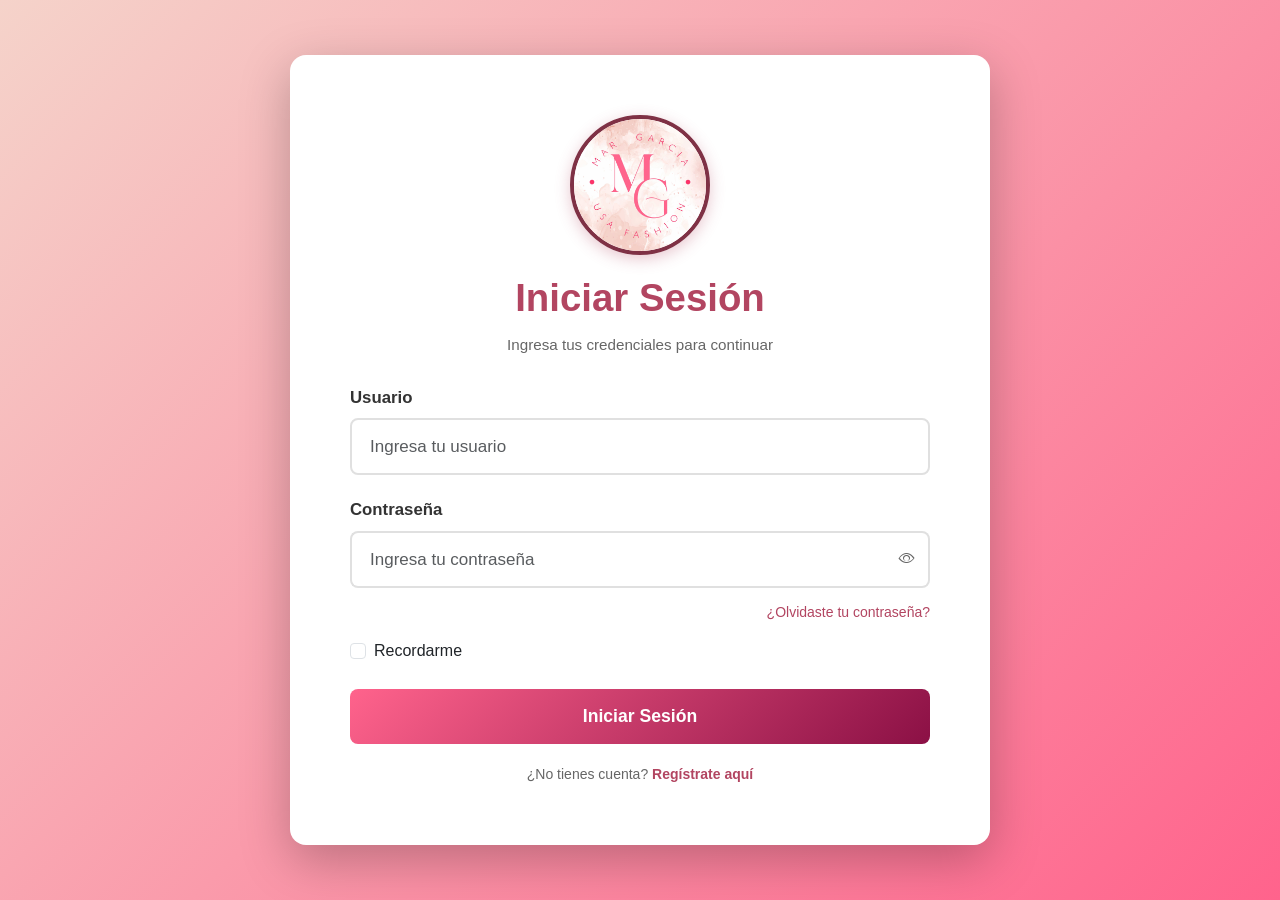
<file: admin/login.html>
<!DOCTYPE html>
<html lang="es">

<head>
    <meta charset="UTF-8">
    <meta name="viewport" content="width=device-width, initial-scale=1.0">
    <title>Iniciar Sesión</title>

    <!-- Bootstrap CSS -->
    <link href="https://cdn.jsdelivr.net/npm/bootstrap@5.3.0/dist/css/bootstrap.min.css" rel="stylesheet">
    <!-- Bootstrap JS -->
    <script src="https://cdn.jsdelivr.net/npm/bootstrap@5.3.0/dist/js/bootstrap.bundle.min.js"></script>
    <link href="https://cdn.jsdelivr.net/npm/bootstrap-icons@1.10.5/font/bootstrap-icons.css" rel="stylesheet">

    <link rel="stylesheet" href="../assets/css/main.css">


</head>

<body>
    <div class="formulario-contenedor">
        <!-- Logo -->
        <div class="logo-contenedor">
            <img src="../assets/img/logo.jpeg" alt="Logo" class="logo">
        </div>

        <!-- FORMULARIO DE LOGIN -->
        <div class="formulario-titulo">
            <h2>Iniciar Sesión</h2>
            <p>Ingresa tus credenciales para continuar</p>
        </div>

        <form id="formLogin">
            <div class="form-group">
                <label for="loginUsuario" class="form-label">Usuario</label>
                <input type="text" class="form-control" id="loginUsuario" placeholder="Ingresa tu usuario" required>
            </div>

            <div class="form-group">
                <label for="loginPassword" class="form-label">Contraseña</label>
                <div class="input-group">
                    <input type="password" class="form-control" id="loginPassword" placeholder="Ingresa tu contraseña"
                        required>
                    <button class="btn btn-outline-secondary" type="button" id="toggleLoginPassword">
                        <i class="bi bi-eye"></i>
                    </button>
                </div>
            </div>

            <div class="forgot-password">
                <a href="#">¿Olvidaste tu contraseña?</a>
            </div>

            <div class="form-check mb-3">
                <input class="form-check-input" type="checkbox" id="recordarme">
                <label class="form-check-label" for="recordarme">
                    Recordarme
                </label>
            </div>

            <button type="submit" class="btn btn-enviar">Iniciar Sesión</button>
        </form>

        <div class="toggle-form">
            ¿No tienes cuenta? <a href="register.html" class="toggle-link">Regístrate aquí</a>
        </div>
    </div>


    <script>
        // Mostrar/ocultar contraseña con Bootstrap
        const toggleLoginPassword = document.getElementById('toggleLoginPassword');
        const loginPassword = document.getElementById('loginPassword');

        toggleLoginPassword.addEventListener('click', function () {
            const type = loginPassword.getAttribute('type') === 'password' ? 'text' : 'password';
            loginPassword.setAttribute('type', type);

            // Cambiar el icono
            const icon = this.querySelector('i');
            icon.classList.toggle('bi-eye');
            icon.classList.toggle('bi-eye-slash');
        });

        // Manejo del formulario de login
        document.getElementById('formLogin').addEventListener('submit', function (e) {
            e.preventDefault();

            const usuario = document.getElementById('loginUsuario').value;
            const password = loginPassword.value;
            const recordar = document.getElementById('recordarme').checked;

            // Aquí puedes agregar tu lógica de autenticación
            console.log('Login:', { usuario, password, recordar });

            // Ejemplo de validación básica
            if (usuario && password) {
                alert('¡Login exitoso! Usuario: ' + usuario);
                // Redirigir a la página principal
                // window.location.href = 'dashboard.html';
            }
        });
    </script>
</body>

</html>
</file>
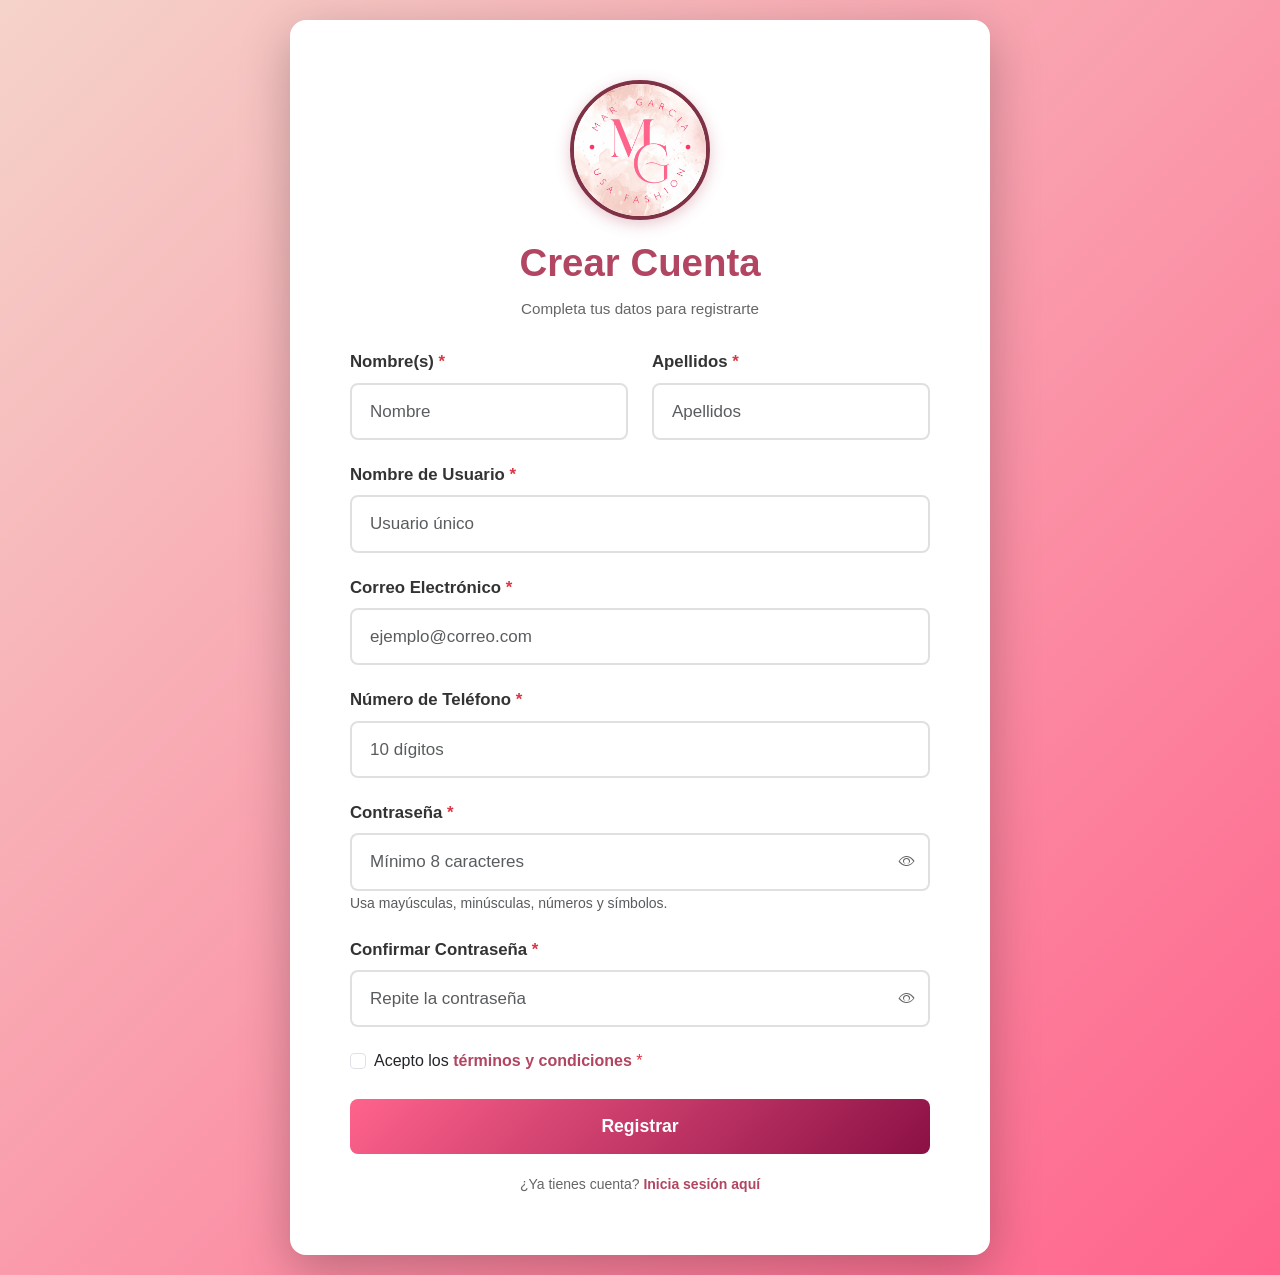
<file: admin/register.html>
<!DOCTYPE html>
<html lang="es">

<head>
    <meta charset="UTF-8">
    <meta name="viewport" content="width=device-width, initial-scale=1.0">
    <title>Crear Cuenta</title>

    <!-- Bootstrap CSS -->
    <link href="https://cdn.jsdelivr.net/npm/bootstrap@5.3.0/dist/css/bootstrap.min.css" rel="stylesheet">
    <!-- Bootstrap Icons -->
    <link href="https://cdn.jsdelivr.net/npm/bootstrap-icons@1.10.5/font/bootstrap-icons.css" rel="stylesheet">
    <link href="https://cdn.jsdelivr.net/npm/bootstrap-icons@1.10.5/font/bootstrap-icons.css" rel="stylesheet">

    <link rel="stylesheet" href="../assets/css/main.css">


</head>

<body>
    <div class="formulario-contenedor">
        <!-- Logo -->
        <div class="logo-contenedor">
            <img src="../assets/img/logo.jpeg" alt="Logo" class="logo">
        </div>

        <!-- FORMULARIO DE REGISTRO -->
        <div class="formulario-titulo">
            <h2>Crear Cuenta</h2>
            <p>Completa tus datos para registrarte</p>
        </div>

        <form id="formRegistro" novalidate>
            <div class="row">
                <div class="col-md-6">
                    <div class="form-group">
                        <label for="nombres" class="form-label">Nombre(s) <span class="text-danger">*</span></label>
                        <input type="text" class="form-control" id="nombres" placeholder="Nombre" required>
                        <div class="invalid-feedback">Por favor ingresa tu nombre.</div>
                    </div>
                </div>
                <div class="col-md-6">
                    <div class="form-group">
                        <label for="apellidos" class="form-label">Apellidos <span class="text-danger">*</span></label>
                        <input type="text" class="form-control" id="apellidos" placeholder="Apellidos" required>
                        <div class="invalid-feedback">Por favor ingresa tus apellidos.</div>
                    </div>
                </div>
            </div>

            <div class="form-group">
                <label for="nombreUsuario" class="form-label">Nombre de Usuario <span
                        class="text-danger">*</span></label>
                <input type="text" class="form-control" id="nombreUsuario" placeholder="Usuario único" minlength="4"
                    required>
                <div class="invalid-feedback">El usuario debe tener al menos 4 caracteres.</div>
            </div>

            <div class="form-group">
                <label for="correo" class="form-label">Correo Electrónico <span class="text-danger">*</span></label>
                <input type="email" class="form-control" id="correo" placeholder="ejemplo@correo.com" required>
                <div class="invalid-feedback">Por favor ingresa un correo válido.</div>
            </div>

            <div class="form-group">
                <label for="telefono" class="form-label">Número de Teléfono <span class="text-danger">*</span></label>
                <input type="tel" class="form-control" id="telefono" placeholder="10 dígitos" pattern="[0-9]{10}"
                    maxlength="10" required>
                <div class="invalid-feedback">El teléfono debe tener 10 dígitos.</div>
            </div>

            <div class="form-group">
                <label for="password" class="form-label">Contraseña <span class="text-danger">*</span></label>
                <div class="input-group">
                    <input type="password" class="form-control" id="password" placeholder="Mínimo 8 caracteres"
                        minlength="8" required>
                    <button class="btn btn-outline-secondary" type="button" id="togglePassword">
                        <i class="bi bi-eye"></i>
                    </button>
                </div>
                <div class="password-strength">
                    <div class="password-strength-bar" id="strengthBar"></div>
                </div>
                <div class="invalid-feedback">La contraseña debe tener al menos 8 caracteres.</div>
                <small class="text-muted">Usa mayúsculas, minúsculas, números y símbolos.</small>
            </div>

            <div class="form-group">
                <label for="confirmarPassword" class="form-label">Confirmar Contraseña <span
                        class="text-danger">*</span></label>
                <div class="input-group">
                    <input type="password" class="form-control" id="confirmarPassword"
                        placeholder="Repite la contraseña" minlength="8" required>
                    <button class="btn btn-outline-secondary" type="button" id="toggleConfirmPassword">
                        <i class="bi bi-eye"></i>
                    </button>
                </div>
                <div class="invalid-feedback" id="passwordMatchFeedback">Las contraseñas deben coincidir.</div>
            </div>

            <div class="form-check mb-3">
                <input class="form-check-input" type="checkbox" id="terminos" required>
                <label class="form-check-label" for="terminos">
                    Acepto los <a href="#" class="toggle-link">términos y condiciones</a> <span
                        class="text-danger">*</span>
                </label>
                <div class="invalid-feedback">Debes aceptar los términos y condiciones.</div>
            </div>

            <button type="submit" class="btn btn-enviar">Registrar</button>
        </form>

        <div class="toggle-form">
            ¿Ya tienes cuenta? <a href="login.html" class="toggle-link">Inicia sesión aquí</a>
        </div>
    </div>


    <script>
        // Mostrar/ocultar contraseña con Bootstrap
        const togglePassword = document.getElementById('togglePassword');
        const passwordInput = document.getElementById('password');
        const toggleConfirmPassword = document.getElementById('toggleConfirmPassword');
        const confirmarPassword = document.getElementById('confirmarPassword');

        togglePassword.addEventListener('click', function () {
            const type = passwordInput.getAttribute('type') === 'password' ? 'text' : 'password';
            passwordInput.setAttribute('type', type);

            // Cambiar el icono
            const icon = this.querySelector('i');
            icon.classList.toggle('bi-eye');
            icon.classList.toggle('bi-eye-slash');
        });

        toggleConfirmPassword.addEventListener('click', function () {
            const type = confirmarPassword.getAttribute('type') === 'password' ? 'text' : 'password';
            confirmarPassword.setAttribute('type', type);

            // Cambiar el icono
            const icon = this.querySelector('i');
            icon.classList.toggle('bi-eye');
            icon.classList.toggle('bi-eye-slash');
        });

        // Verificar fuerza de contraseña
        const strengthBar = document.getElementById('strengthBar');

        passwordInput.addEventListener('input', function () {
            const password = this.value;
            let strength = 0;

            if (password.length >= 8) strength++;
            if (password.match(/[a-z]/) && password.match(/[A-Z]/)) strength++;
            if (password.match(/[0-9]/)) strength++;
            if (password.match(/[^a-zA-Z0-9]/)) strength++;

            strengthBar.className = 'password-strength-bar';

            if (strength <= 1) {
                strengthBar.classList.add('weak');
            } else if (strength <= 3) {
                strengthBar.classList.add('medium');
            } else {
                strengthBar.classList.add('strong');
            }
        });

        // Validar que las contraseñas coincidan
        confirmarPassword.addEventListener('input', function () {
            if (this.value !== passwordInput.value) {
                this.setCustomValidity('Las contraseñas no coinciden');
            } else {
                this.setCustomValidity('');
            }
        });

        // Validar solo números en teléfono
        document.getElementById('telefono').addEventListener('input', function (e) {
            this.value = this.value.replace(/[^0-9]/g, '');
        });

        // Manejo del formulario de registro
        document.getElementById('formRegistro').addEventListener('submit', function (e) {
            e.preventDefault();

            // Validación de Bootstrap
            if (!this.checkValidity()) {
                e.stopPropagation();
                this.classList.add('was-validated');
                return;
            }

            const password = passwordInput.value;
            const confirmPassword = confirmarPassword.value;

            // Validar que las contraseñas coincidan
            if (password !== confirmPassword) {
                confirmarPassword.classList.add('is-invalid');
                return;
            }

            const datosRegistro = {
                nombres: document.getElementById('nombres').value,
                apellidos: document.getElementById('apellidos').value,
                nombreUsuario: document.getElementById('nombreUsuario').value,
                correo: document.getElementById('correo').value,
                telefono: document.getElementById('telefono').value,
                password: password
            };

            // Aquí puedes agregar tu lógica de registro
            console.log('Registro:', datosRegistro);
            alert('¡Registro exitoso! Usuario: ' + datosRegistro.nombreUsuario);

            // Redirigir al login después del registro
            // window.location.href = 'login.html';
        });
    </script>
</body>

</html>
</file>
<file: assets/css/main.css>
:root {
    --main-gradient-start: #f5d3ca;
    --main-gradient-end: #ff638c;
    --title-color: #b24561;
    --outline-color: #7f3145;
    --btn-gradient-start: #ff638c;
    --btn-gradient-end: #8b1045;
    --form-border-color: #e7175e;
}

* {
    margin: 0;
    padding: 0;
    box-sizing: border-box;
}

html {
    font-size: 16px;
}

body {
    background: linear-gradient(135deg, var(--main-gradient-start) 0%, var(--main-gradient-end) 100%);
    min-height: 100vh;
    display: flex;
    justify-content: center;
    align-items: center;
    padding: 15px;
    font-family: -apple-system, BlinkMacSystemFont, 'Segoe UI', Roboto, Oxygen, Ubuntu, Cantarell, sans-serif;
}

.formulario-contenedor {
    background: white;
    border-radius: 12px;
    box-shadow: 0 10px 40px rgba(0, 0, 0, 0.3);
    padding: 25px;
    width: 100%;
    max-width: 650px;
}

.formulario-titulo {
    text-align: center;
    margin-bottom: 25px;
    color: #333;
}

.formulario-titulo h2 {
    font-weight: 700;
    color: var(--title-color);
    margin-bottom: 8px;
    font-size: 1.75rem;
}

.formulario-titulo p {
    color: #666;
    font-size: 0.875rem;
    line-height: 1.4;
}

.form-group {
    margin-bottom: 18px;
}

.form-label {
    font-weight: 600;
    color: #333;
    margin-bottom: 8px;
    display: block;
    font-size: 0.95rem;
}

.form-control {
    border: 2px solid #e0e0e0;
    border-radius: 8px;
    padding: 11px 13px;
    font-size: 16px;
    transition: border-color 0.3s;
    width: 100%;
}

.form-control:focus {
    border-color: var(--form-border-color);
    box-shadow: 0 0 0 0.2rem rgba(231, 23, 94, 0.25);
    outline: none;
}

.btn-enviar {
    width: 100%;
    padding: 12px 16px;
    background: linear-gradient(135deg, var(--btn-gradient-start) 0%, var(--btn-gradient-end) 100%);
    border: none;
    color: white;
    font-weight: 600;
    border-radius: 8px;
    font-size: 1rem;
    cursor: pointer;
    transition: transform 0.2s, box-shadow 0.2s;
    margin-top: 10px;
}

.btn-enviar:hover {
    transform: translateY(-2px);
    box-shadow: 0 8px 25px rgba(102, 126, 234, 0.4);
    color: white;
}

.btn-enviar:active {
    transform: translateY(0);
}

.logo-contenedor {
    display: flex;
    justify-content: center;
    margin-bottom: 20px;
}

.logo {
    width: 100px;
    height: 100px;
    border-radius: 50%;
    object-fit: cover;
    border: 4px solid var(--outline-color);
    box-shadow: 0 4px 15px rgba(178, 69, 97, 0.3);
}

.toggle-form {
    text-align: center;
    margin-top: 20px;
    color: #666;
    font-size: 0.875rem;
}

.toggle-link {
    color: var(--title-color);
    text-decoration: none;
    font-weight: 600;
    transition: color 0.3s;
}

.toggle-link:hover {
    color: var(--btn-gradient-end);
    text-decoration: underline;
}

.forgot-password {
    text-align: right;
    margin-top: -10px;
    margin-bottom: 15px;
}

.forgot-password a {
    color: var(--title-color);
    text-decoration: none;
    font-size: 0.875rem;
}

.forgot-password a:hover {
    text-decoration: underline;
}

.btn-outline-secondary {
    border: 2px solid #e0e0e0;
    color: #666;
    background: white;
    transition: all 0.3s;
    padding: 11px 13px;
    font-size: 1rem;
}

.btn-outline-secondary:hover {
    background-color: var(--form-border-color);
    border-color: var(--form-border-color);
    color: white;
}

.input-group .form-control {
    border-right: none;
}

.input-group .btn-outline-secondary {
    border-left: none;
    border-radius: 0 8px 8px 0;
}

/* Media Queries - Responsive Design */

/* Tablets (576px - 767px) */
@media (min-width: 576px) {
    body {
        padding: 20px;
    }

    .formulario-contenedor {
        padding: 35px;
    }

    .formulario-titulo h2 {
        font-size: 1.9rem;
    }

    .logo {
        width: 110px;
        height: 110px;
    }
}

/* Tablets grandes (768px - 991px) */
@media (min-width: 768px) {
    html {
        font-size: 16px;
    }

    .formulario-contenedor {
        padding: 40px;
        border-radius: 16px;
    }

    .formulario-titulo {
        margin-bottom: 30px;
    }

    .formulario-titulo h2 {
        font-size: 2rem;
        margin-bottom: 10px;
    }

    .formulario-titulo p {
        font-size: 0.95rem;
    }

    .form-group {
        margin-bottom: 20px;
    }

    .form-control {
        padding: 12px 15px;
        font-size: 16px;
    }

    .form-label {
        font-size: 1rem;
    }

    .logo {
        width: 120px;
        height: 120px;
    }

    .btn-enviar {
        padding: 12px 20px;
        font-size: 1.05rem;
    }
}

/* Desktops (992px y mayor) */
@media (min-width: 992px) {
    .formulario-contenedor {
        padding: 50px;
        box-shadow: 0 15px 50px rgba(0, 0, 0, 0.25);
    }

    .formulario-titulo h2 {
        font-size: 2.2rem;
    }

    .logo {
        width: 140px;
        height: 140px;
    }

    .form-control:hover {
        border-color: #b0b0b0;
    }

    .btn-enviar:hover {
        transform: translateY(-3px);
        box-shadow: 0 10px 30px rgba(139, 16, 69, 0.4);
    }
}

/* Pantallas muy grandes (1200px y mayor) */
@media (min-width: 1200px) {
    .formulario-contenedor {
        max-width: 700px;
        padding: 60px;
    }

    .formulario-titulo h2 {
        font-size: 2.4rem;
        margin-bottom: 12px;
    }

    .form-group {
        margin-bottom: 22px;
    }

    .form-label {
        font-size: 1.05rem;
    }

    .form-control {
        padding: 14px 18px;
        font-size: 17px;
    }

    .btn-enviar {
        padding: 14px 24px;
        font-size: 1.1rem;
    }
}
</file>
